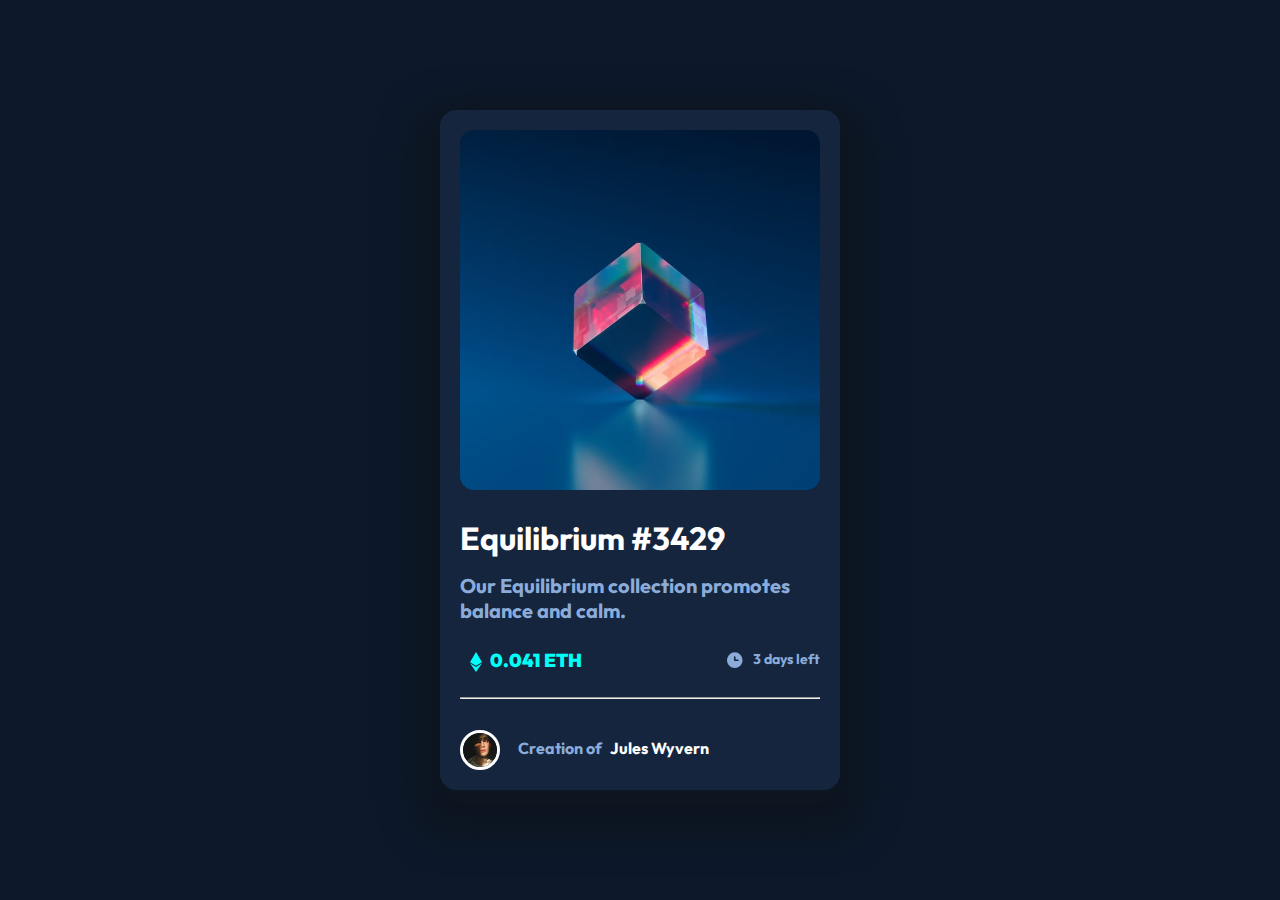
<file: index.html>
<!DOCTYPE html>
<html lang="en">

<head>
    <meta charset="UTF-8">
    <meta name="viewport" content="width=device-width, initial-scale=1.0">
    <link rel="stylesheet" href="css/nft.css">
    <link rel="preconnect" href="https://fonts.googleapis.com">
    <link rel="preconnect" href="https://fonts.gstatic.com" crossorigin>
    <link href="https://fonts.googleapis.com/css2?family=Outfit:wght@300;400;600&display=swap" rel="stylesheet">
    <title>nbf-preview-card</title>
</head>

<body>
    <div class="countiner">
        <div class="card">
            <section class="image">
                <img src="images/image-equilibrium.jpg" alt="nft-image">
            </section>
            <section class="details">
                <h1>Equilibrium #3429</h1>
                <h2>Our Equilibrium collection promotes balance and calm.</h2>
                <h3> 
                    <b><img src="images/icon-ethereum.svg" alt="icon-eth"> 0.041 ETH</b> <p> <img src="images/icon-clock.svg"
                            alt="icon-clock"> 3 days left</p>
                </h3>
                <hr>
                <h4> <img src="images/image-avatar.png" alt="avatar"> Creation of <a href="Jules Wyvern">Jules Wyvern</a> </h4>
            </section>
        </div>
    </div>
</body>

</html>
</file>
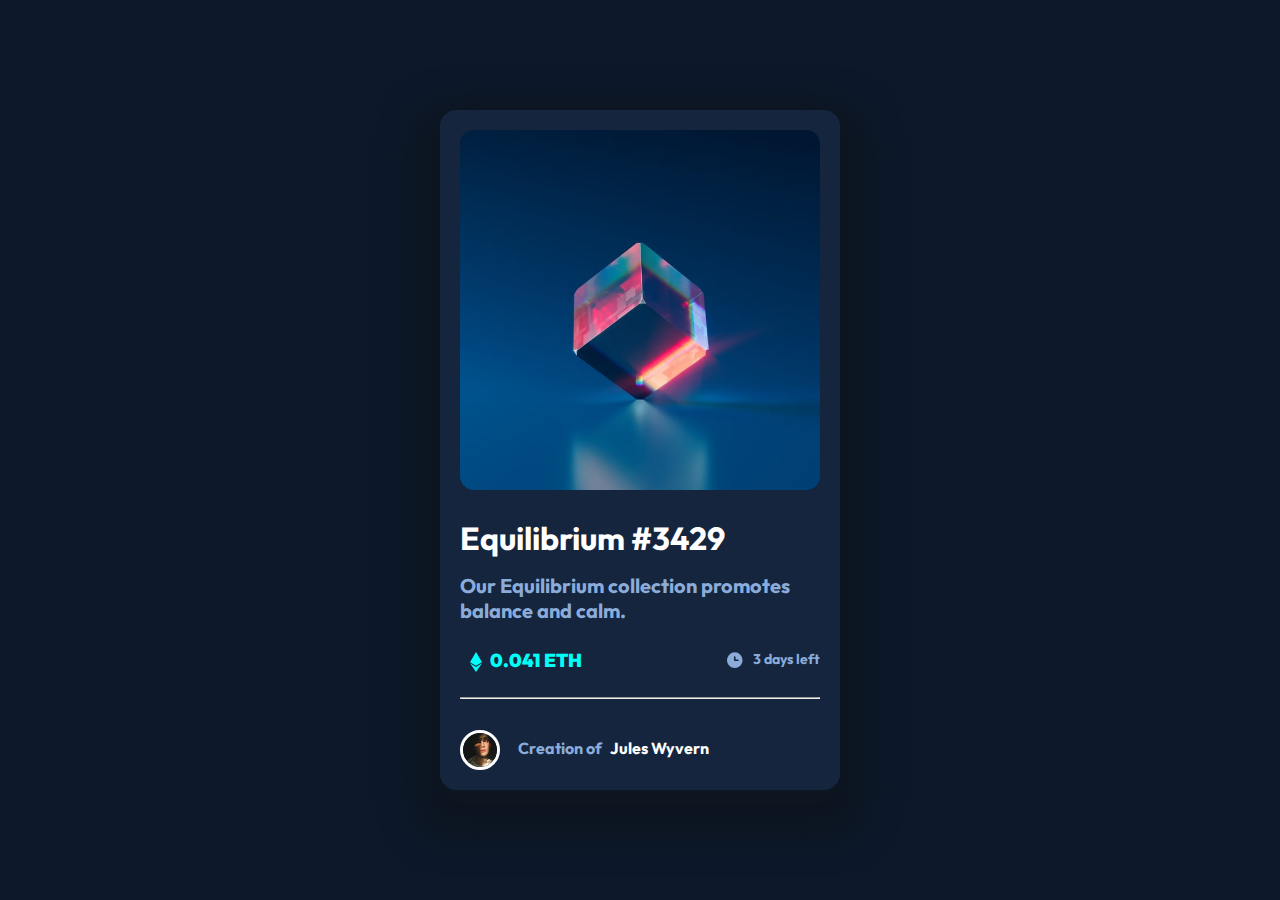
<file: ntf.html>
<!DOCTYPE html>
<html lang="en">

<head>
    <meta charset="UTF-8">
    <meta name="viewport" content="width=device-width, initial-scale=1.0">
    <link rel="stylesheet" href="css/nft.css">
    <link rel="preconnect" href="https://fonts.googleapis.com">
    <link rel="preconnect" href="https://fonts.gstatic.com" crossorigin>
    <link href="https://fonts.googleapis.com/css2?family=Outfit:wght@300;400;600&display=swap" rel="stylesheet">
    <title>nbf-preview-card</title>
</head>

<body>
    <div class="countiner">
        <div class="card">
            <section class="image">
                <img src="images/image-equilibrium.jpg" alt="nft-image">
            </section>
            <section class="details">
                <h1>Equilibrium #3429</h1>
                <h2>Our Equilibrium collection promotes balance and calm.</h2>
                <h3> 
                    <b><img src="images/icon-ethereum.svg" alt="icon-eth"> 0.041 ETH</b> <p> <img src="images/icon-clock.svg"
                            alt="icon-clock"> 3 days left</p>
                </h3>
                <hr>
                <h4> <img src="images/image-avatar.png" alt="avatar"> Creation of <a href="Jules Wyvern">Jules Wyvern</a> </h4>
            </section>
        </div>
    </div>
</body>

</html>
</file>
<file: css/nft.css>
:root{
    --Very-dark-blue : hsl(217, 54%, 11%);
    --Very-dark-blue2 : hsl(216, 50%, 16%);
    --Very-dark-blue3 : hsl(215, 32%, 27%);
    --White : hsl(0, 0%, 100%);
    --Soft-blue: hsl(215, 51%, 70%);
    --Cyan : hsl(178, 100%, 50%);
}

*{
    font-family: 'Outfit', sans-serif;
    box-sizing: border-box;
    margin: 0px;
    padding: 0px;
}

body{
    background-color: var(--Very-dark-blue);
    min-height: 100vh;
    display: flex;
    justify-content: center;
    align-items: center;
}
.countiner{
    width: 400px;
    background-color: var(--Very-dark-blue2);
    border-radius: 16px;
    box-shadow: hsl(217, 42%, 9%) 0px 20px 30px 30px;

}
.countiner .card{
    display: flex;
    flex-direction: column;
    gap: 8px;
    justify-content: center;
    align-items: center;
    margin: 20px;
}
.details{
    display: flex;
    flex-direction: column;
    justify-content: center;
    align-items: flex-start;
    gap: 15px;
}
h1 {
    color: white;
    margin-top: 16px ;
}
h2{
    font-size: 20px;
    color: var(--Soft-blue);
}
h3{
    width: 100%;
    display: flex;
    flex-direction: row;
    justify-content: space-between;
    align-items: center;
}
h3 b{
    color: var(--Cyan);
    margin: 10px;
}
h3 p{
    color: var(--Soft-blue);
    font-size: 14px;
}
h3 img{
    vertical-align: middle;
    height: 20px;
    margin-right: 5px;
}

.image img{
    width: 100%;
    border-radius: 14px;
}
h4 img {
    width: 40px;
    border-style: solid;
    border-radius: 50%;
    color: white;
    vertical-align: middle;
    margin-right: 15px;
}
h4{
    margin-top: 16px;
    color: var(--Soft-blue);
}
h4 a{
    text-decoration: none;
    color: white;
    margin-left: 5px;
}
.details hr {
    width: 100%;
    color: var(--Soft-blue);
}
</file>
